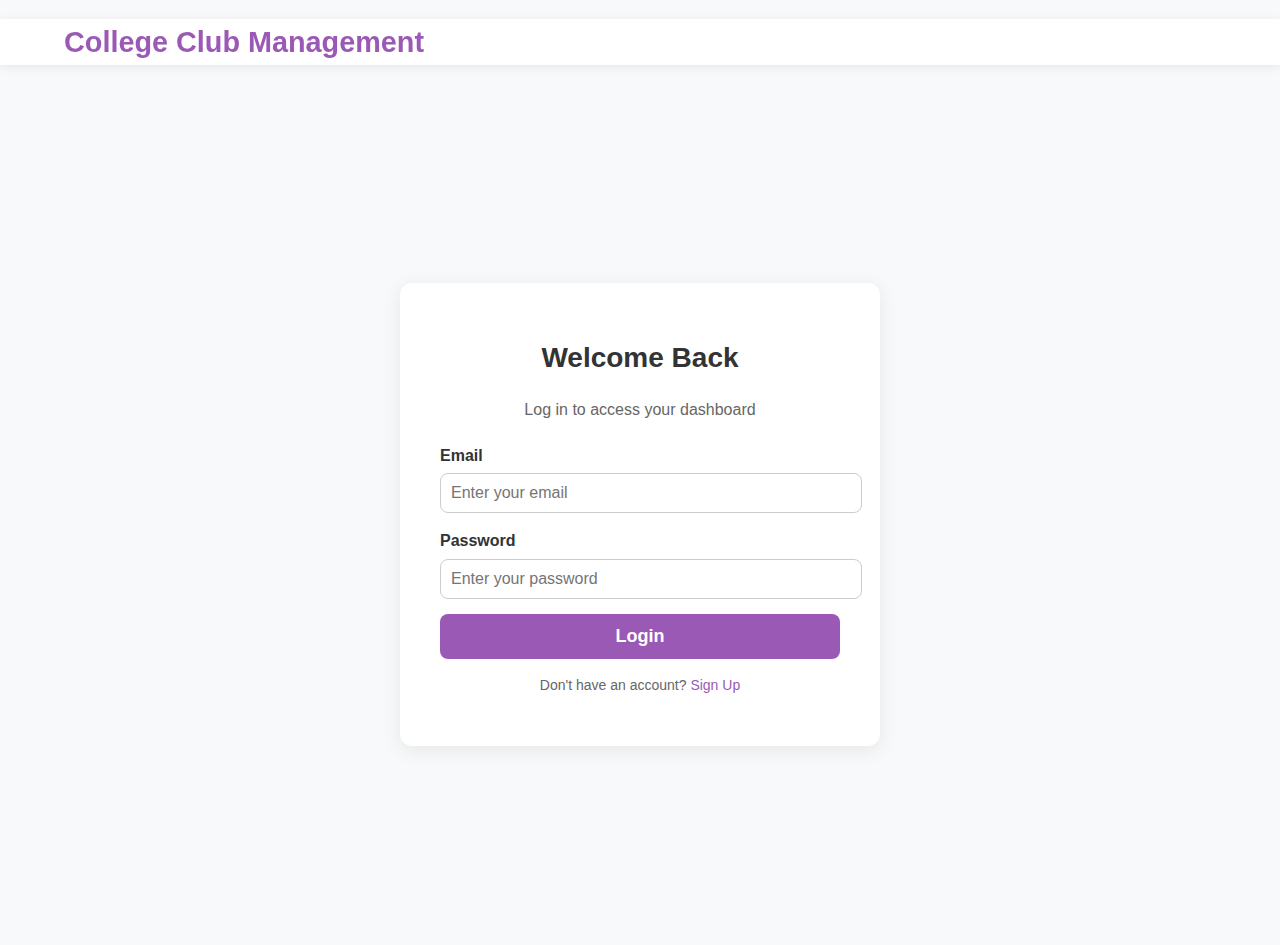
<file: auth.html>
<!DOCTYPE html>
<html lang="en">
<head>
  <meta charset="UTF-8">
  <meta name="viewport" content="width=device-width, initial-scale=1.0">
  <title>Login | College Club Management</title>
  <link rel="stylesheet" href="common.css">
  <link rel="stylesheet" href="auth.css">
</head>
<body>
  <header>
    <div class="container">
      <h1 class="logo">College Club Management</h1>
    </div>
  </header>

  <main class="login-container">
    <div class="login-card">
      <h2>Welcome Back</h2>
      <p>Log in to access your dashboard</p>

      <!-- Updated form -->
      <form id="loginForm">
        <div class="input-group">
          <label for="email">Email</label>
          <input type="email" id="email" name="email" placeholder="Enter your email" required>
        </div>

        <div class="input-group">
          <label for="password">Password</label>
          <input type="password" id="password" name="password" placeholder="Enter your password" required>
        </div>

        <button type="submit" class="btn">Login</button>

        <p class="signup-text">
          Don't have an account? <a href="register.html">Sign Up</a>
        </p>
      </form>
    </div>
  </main>

  <script src="auth.js"></script>
</body>


</html>
</file>
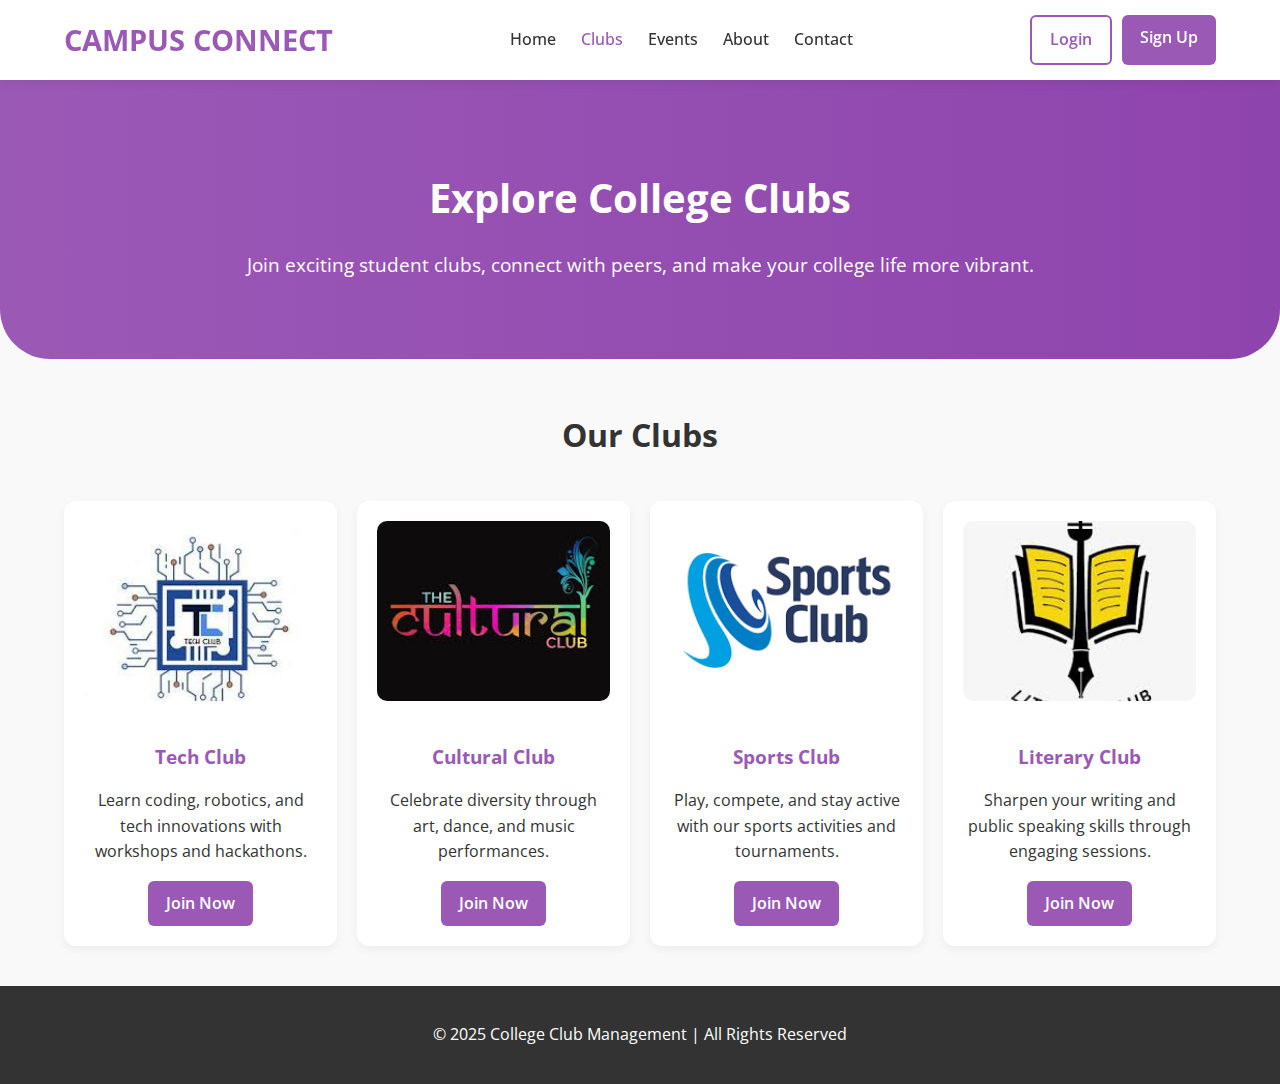
<file: clubs.html>
<!DOCTYPE html>
<html lang="en">
<head>
  <meta charset="UTF-8" />
  <meta name="viewport" content="width=device-width, initial-scale=1.0"/>
  <title>CAMPUS CONNECT</title>
  <link rel="stylesheet" href="common.css">
  <link rel="stylesheet" href="clubs.css">
  <link href="https://fonts.googleapis.com/css2?family=Poppins:wght@400;600;700&family=Open+Sans&display=swap" rel="stylesheet">
</head>
<body>

  <!-- HEADER -->
  <header>
    <div class="container navbar">
      <div class="logo">CAMPUS CONNECT</div>

      <nav class="nav-menu">
        <a href="index.html">Home</a>
        <a href="clubs.html" class="active">Clubs</a>
        <a href="events.html">Events</a>
        <a href="about.html">About</a>
        <a href="contact.html">Contact</a>
      </nav>

      <div class="auth-buttons">
        <a href="auth.html" class="btn btn-outline">Login</a>
        <a href="auth.html" class="btn btn-primary">Sign Up</a>
      </div>

      <button class="mobile-menu-btn">☰</button>
    </div>
  </header>

  <!-- HERO -->
  <section class="hero">
    <div class="container hero-content">
      <h1>Explore College Clubs</h1>
      <p>Join exciting student clubs, connect with peers, and make your college life more vibrant.</p>
    </div>
  </section>

  <!-- CLUB LIST -->
  <section class="clubs-section container">
    <h2 class="section-title">Our Clubs</h2>
    <div class="clubs-grid">
      
      <div class="club-card">
        <img src="[data-uri]" alt="Tech Club">
        <h3>Tech Club</h3>
        <p>Learn coding, robotics, and tech innovations with workshops and hackathons.</p>
        <a href="join.html" class="btn btn-primary">Join Now</a>
      </div>

      <div class="club-card">
        <img src="[data-uri]" alt="Cultural Club">
        <h3>Cultural Club</h3>
        <p>Celebrate diversity through art, dance, and music performances.</p>
        <a href="join.html" class="btn btn-primary">Join Now</a>
      </div>

      <div class="club-card">
        <img src="[data-uri]" alt="Sports Club">
        <h3>Sports Club</h3>
        <p>Play, compete, and stay active with our sports activities and tournaments.</p>
        <a href="join.html" class="btn btn-primary">Join Now</a>
      </div>

      <div class="club-card">
        <img src="[data-uri]" alt="Literary Club">
        <h3>Literary Club</h3>
        <p>Sharpen your writing and public speaking skills through engaging sessions.</p>
        <a href="join.html" class="btn btn-primary">Join Now</a>
      </div>

        

    </div>
  </section>

  <!-- FOOTER -->
  <footer>
    <div class="container footer-content">
      <p>&copy; 2025 College Club Management | All Rights Reserved</p>
    </div>
  </footer>

<script src="clubs.js"></script>
</body>
<script>
fetch("http://localhost:3000/clubs")
  .then(res => res.json())
  .then(data => {
    const div = document.getElementById("clubs");
    data.forEach(c => {
      div.innerHTML += `<h3>${c.name}</h3><p>${c.description}</p>`;
    });
  });
</script>
<script>
const clubId = 1; // or get from URL
fetch(`http://localhost:3000/clubs/${clubId}`)
  .then(res => res.json())
  .then(club => {
    document.body.innerHTML = `<h2>${club.name}</h2><p>${club.description}</p>`;
  });
</script>

</html>
</file>
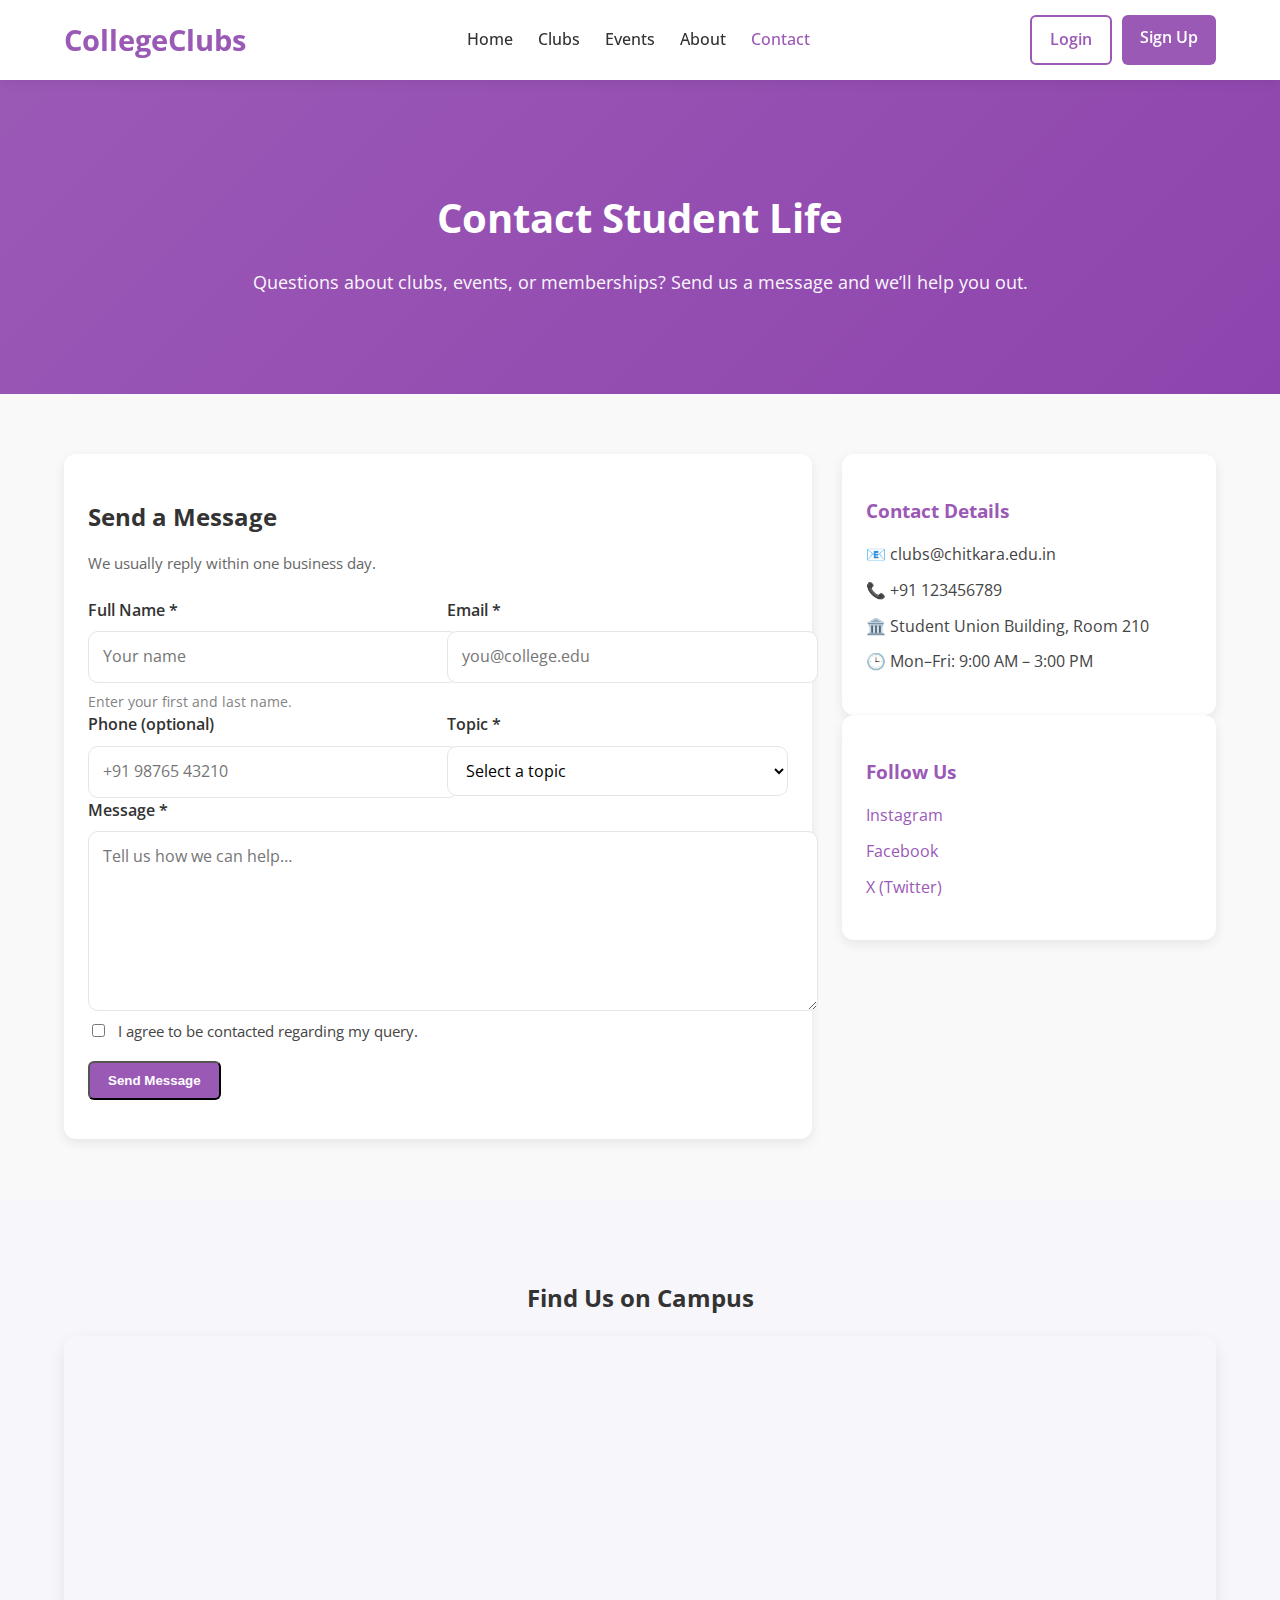
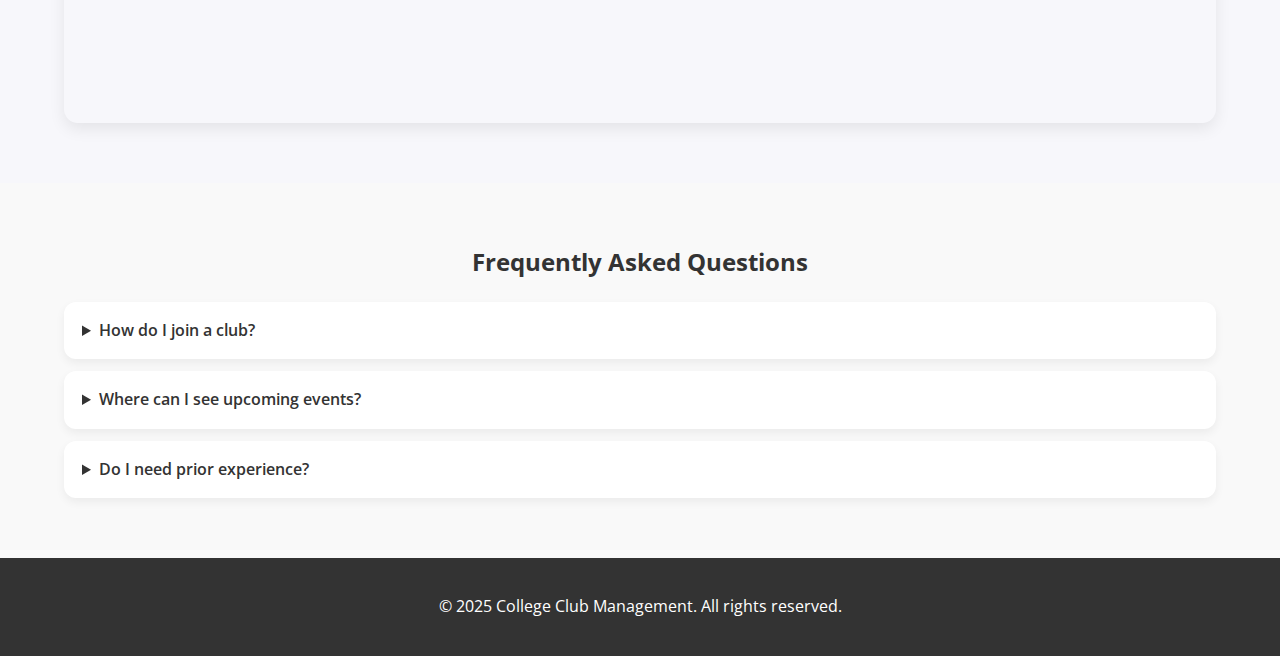
<file: contact.html>
<!DOCTYPE html>
<html lang="en">
<head>
  <meta charset="UTF-8" />
  <meta name="viewport" content="width=device-width, initial-scale=1.0"/>
  <title>Contact Us - College Club Management</title>
  <link rel="stylesheet" href="common.css" />
  <link rel="stylesheet" href="contact.css" />
  <link href="https://fonts.googleapis.com/css2?family=Poppins:wght@400;600;700&family=Open+Sans&display=swap" rel="stylesheet">
</head>
<body>

  <!-- HEADER -->
  <header>
    <div class="container navbar">
      <div class="logo">CollegeClubs</div>

      <nav class="nav-menu">
        <a href="index.html">Home</a>
        <a href="clubs.html">Clubs</a>
        <a href="events.html">Events</a>
        <a href="about.html">About</a>
        <a href="contact.html" class="active">Contact</a>
      </nav>

      <div class="auth-buttons">
        <a href="auth.html" class="btn btn-outline">Login</a>
        <a href="auth.html" class="btn btn-primary">Sign Up</a>
      </div>

      <button class="mobile-menu-btn" aria-label="Toggle navigation">☰</button>
    </div>
  </header>

  <!-- HERO -->
  <section class="contact-hero">
    <div class="container hero-content">
      <h1>Contact Student Life</h1>
      <p>Questions about clubs, events, or memberships? Send us a message and we’ll help you out.</p>
    </div>
  </section>

  <!-- CONTACT CONTENT -->
  <section class="container contact-wrap">
    <!-- FORM -->
    <div class="contact-card">
      <h2>Send a Message</h2>
      <p class="muted">We usually reply within one business day.</p>

      <form class="contact-form" action="#" method="post" novalidate>
        <div class="grid-2">
          <div class="form-field">
            <label for="name">Full Name <span aria-hidden="true">*</span></label>
            <input type="text" id="name" name="name" placeholder="Your name" required />
            <small class="hint">Enter your first and last name.</small>
          </div>

          <div class="form-field">
            <label for="email">Email <span aria-hidden="true">*</span></label>
            <input type="email" id="email" name="email" placeholder="you@college.edu" required />
          </div>
        </div>

        <div class="grid-2">
          <div class="form-field">
            <label for="phone">Phone (optional)</label>
            <input type="tel" id="phone" name="phone" placeholder="+91 98765 43210" />
          </div>

          <div class="form-field">
            <label for="topic">Topic <span aria-hidden="true">*</span></label>
            <select id="topic" name="topic" required>
              <option value="" disabled selected>Select a topic</option>
              <option value="membership">Club Membership</option>
              <option value="event">Event Registration</option>
              <option value="support">Technical Support</option>
              <option value="other">Other</option>
            </select>
          </div>
        </div>

        <div class="form-field">
          <label for="message">Message <span aria-hidden="true">*</span></label>
          <textarea id="message" name="message" rows="6" placeholder="Tell us how we can help…" required></textarea>
        </div>

        <label class="checkbox">
          <input type="checkbox" name="consent" required />
          <span>I agree to be contacted regarding my query.</span>
        </label>

        <button type="submit" class="btn btn-primary">Send Message</button>

        <p class="form-note" role="status" aria-live="polite"></p>
      </form>
    </div>

    <!-- SIDEBAR INFO -->
    <aside class="contact-side">
      <div class="info-card">
        <h3>Contact Details</h3>
        <ul class="info-list">
          <li>📧 clubs@chitkara.edu.in</li>
          <li>📞 +91 123456789</li>
          <li>🏛️ Student Union Building, Room 210</li>
          <li>🕒 Mon–Fri: 9:00 AM – 3:00 PM</li>
        </ul>
      </div>

      <div class="info-card">
        <h3>Follow Us</h3>
        <ul class="info-list social">
          <li><a href="#">Instagram</a></li>
          <li><a href="#">Facebook</a></li>
          <li><a href="#">X (Twitter)</a></li>
        </ul>
      </div>
    </aside>
  </section>

  <!-- MAP -->
  <section class="map-section">
    <div class="container">
      <h2>Find Us on Campus</h2>
      <div class="map-embed" role="region" aria-label="Campus location map">
        <iframe
          title="Chitkara University Map"
          src="https://maps.google.com/maps?q=Chitkara%20University&t=&z=13&ie=UTF8&iwloc=&output=embed"
          loading="lazy"
          referrerpolicy="no-referrer-when-downgrade"
        ></iframe>
      </div>
    </div>
  </section>

  <!-- FAQ -->
  <section class="container faq">
    <h2>Frequently Asked Questions</h2>
    <details>
      <summary>How do I join a club?</summary>
      <p>Open the Clubs page, pick a club, and click “Join Now.” You’ll get a confirmation email.</p>
    </details>
    <details>
      <summary>Where can I see upcoming events?</summary>
      <p>Check the Events page for all upcoming activities with registration links.</p>
    </details>
    <details>
      <summary>Do I need prior experience?</summary>
      <p>No. Most clubs welcome beginners and provide mentorship.</p>
    </details>
  </section>

  <!-- FOOTER -->
  <footer>
    <div class="container footer-content">
      <p>&copy; 2025 College Club Management. All rights reserved.</p>
    </div>
  </footer>

  <script src="contact.js"></script>
</body>
</html>
</file>
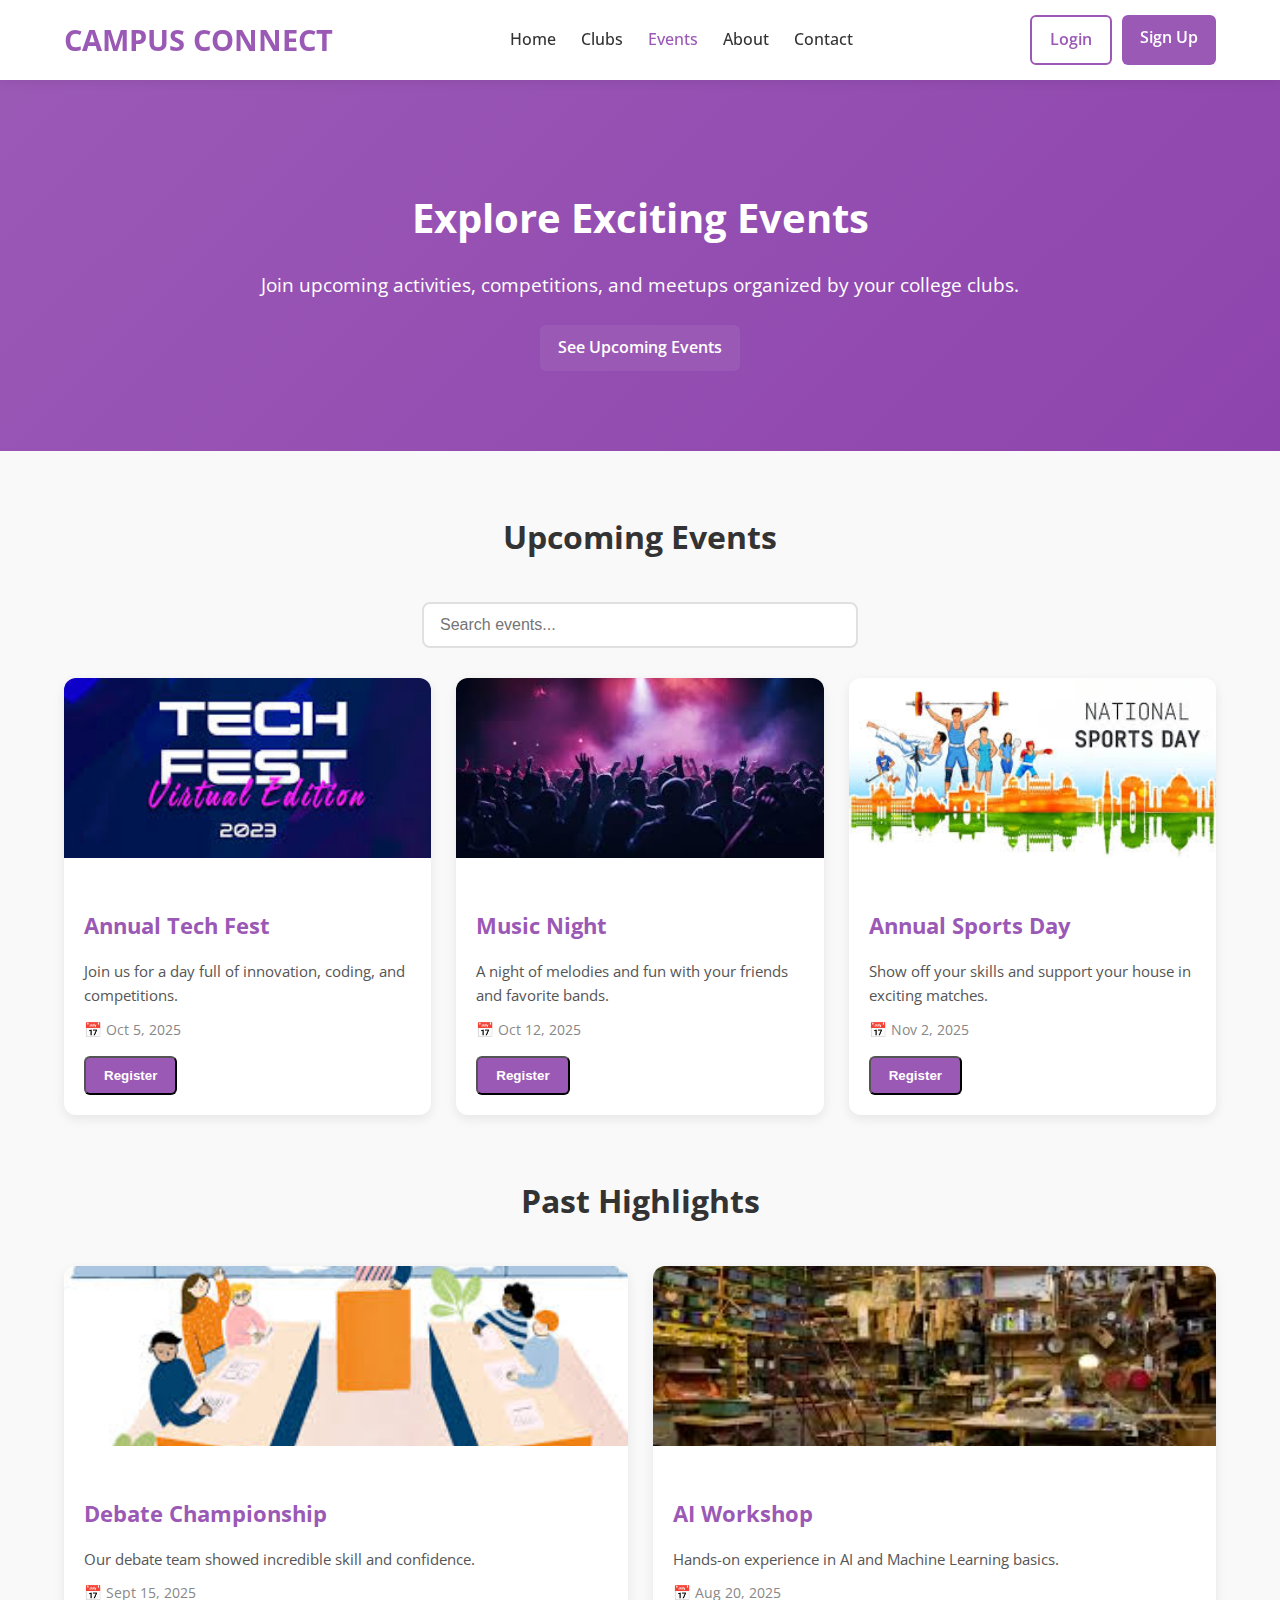
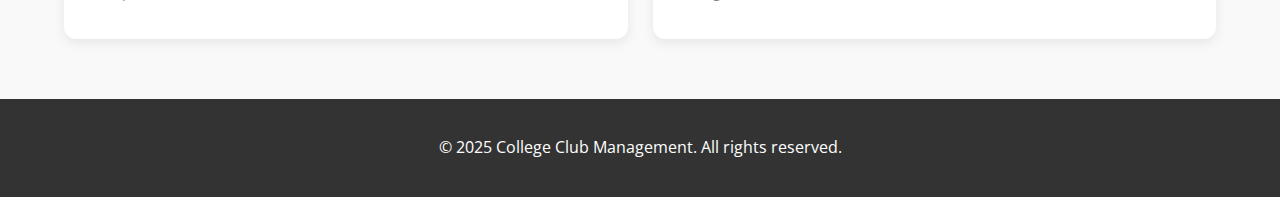
<file: events.html>
<!DOCTYPE html>
<html lang="en">
<head>
  <meta charset="UTF-8" />
  <meta name="viewport" content="width=device-width, initial-scale=1.0" />
  <title>CAMPUS CONNECT</title>
  <link rel="stylesheet" href="common.css">
  <link rel="stylesheet" href="events.css">
  <link href="https://fonts.googleapis.com/css2?family=Poppins:wght@400;600;700&family=Open+Sans&display=swap" rel="stylesheet">
</head>
<body>

  <!-- HEADER -->
  <header>
    <div class="container navbar">
      <div class="logo">CAMPUS CONNECT</div>

      <nav class="nav-menu">
        <a href="index.html">Home</a>
        <a href="clubs.html">Clubs</a>
        <a href="events.html" class="active">Events</a>
        <a href="about.html">About</a>
        <a href="contact.html">Contact</a>
      </nav>

      <div class="auth-buttons">
        <a href="auth.html" class="btn btn-outline">Login</a>
        <a href="auth.html" class="btn btn-primary">Sign Up</a>
      </div>

      <button class="mobile-menu-btn">☰</button>
    </div>
  </header>

  <!-- HERO SECTION -->
  <section class="hero">
    <div class="container hero-content">
      <h1>Explore Exciting Events</h1>
      <p>Join upcoming activities, competitions, and meetups organized by your college clubs.</p>
      <a href="#upcoming-events" class="btn btn-primary">See Upcoming Events</a>
    </div>
  </section>

  <!-- UPCOMING EVENTS -->
  <section id="upcoming-events" class="events-section container">
    <h2>Upcoming Events</h2>
    <div class="events-grid">
      <div class="event-card">
        <img src="[data-uri]" alt="Tech Fest">
        <div class="event-info">
          <h3>Annual Tech Fest</h3>
          <p>Join us for a day full of innovation, coding, and competitions.</p>
          <span class="event-date">📅 Oct 5, 2025</span>
          <button class="btn btn-primary">Register</button>
        </div>
      </div>

      <div class="event-card">
        <img src="[data-uri]" alt="Music Night">
        <div class="event-info">
          <h3>Music Night</h3>
          <p>A night of melodies and fun with your friends and favorite bands.</p>
          <span class="event-date">📅 Oct 12, 2025</span>
          <button class="btn btn-primary">Register</button>
        </div>
      </div>

      <div class="event-card">
        <img src="[data-uri]" alt="Sports Day">
        <div class="event-info">
          <h3>Annual Sports Day</h3>
          <p>Show off your skills and support your house in exciting matches.</p>
          <span class="event-date">📅 Nov 2, 2025</span>
          <button class="btn btn-primary">Register</button>
        </div>
      </div>
    </div>
  </section>

  <!-- PAST EVENTS -->
  <section class="events-section container">
    <h2>Past Highlights</h2>
    <div class="events-grid">
      <div class="event-card">
        <img src="[data-uri]" alt="Debate Competition">
        <div class="event-info">
          <h3>Debate Championship</h3>
          <p>Our debate team showed incredible skill and confidence.</p>
          <span class="event-date">📅 Sept 15, 2025</span>
        </div>
      </div>

      <div class="event-card">
        <img src="[data-uri]" alt="Workshop">
        <div class="event-info">
          <h3>AI Workshop</h3>
          <p>Hands-on experience in AI and Machine Learning basics.</p>
          <span class="event-date">📅 Aug 20, 2025</span>
        </div>
      </div>
    </div>
  </section>

  <!-- FOOTER -->
  <footer>
    <div class="container footer-content">
      <p>&copy; 2025 College Club Management. All rights reserved.</p>
    </div>
  </footer>

<script src="events.js"></script>
</body>
<script>
fetch("http://localhost:3000/events")
  .then(res => res.json())
  .then(data => {
    const div = document.getElementById("events");
    data.forEach(e => {
      div.innerHTML += `<h4>${e.title}</h4><p>${e.date}</p>`;
    });
  });
</script>

</html>
</file>
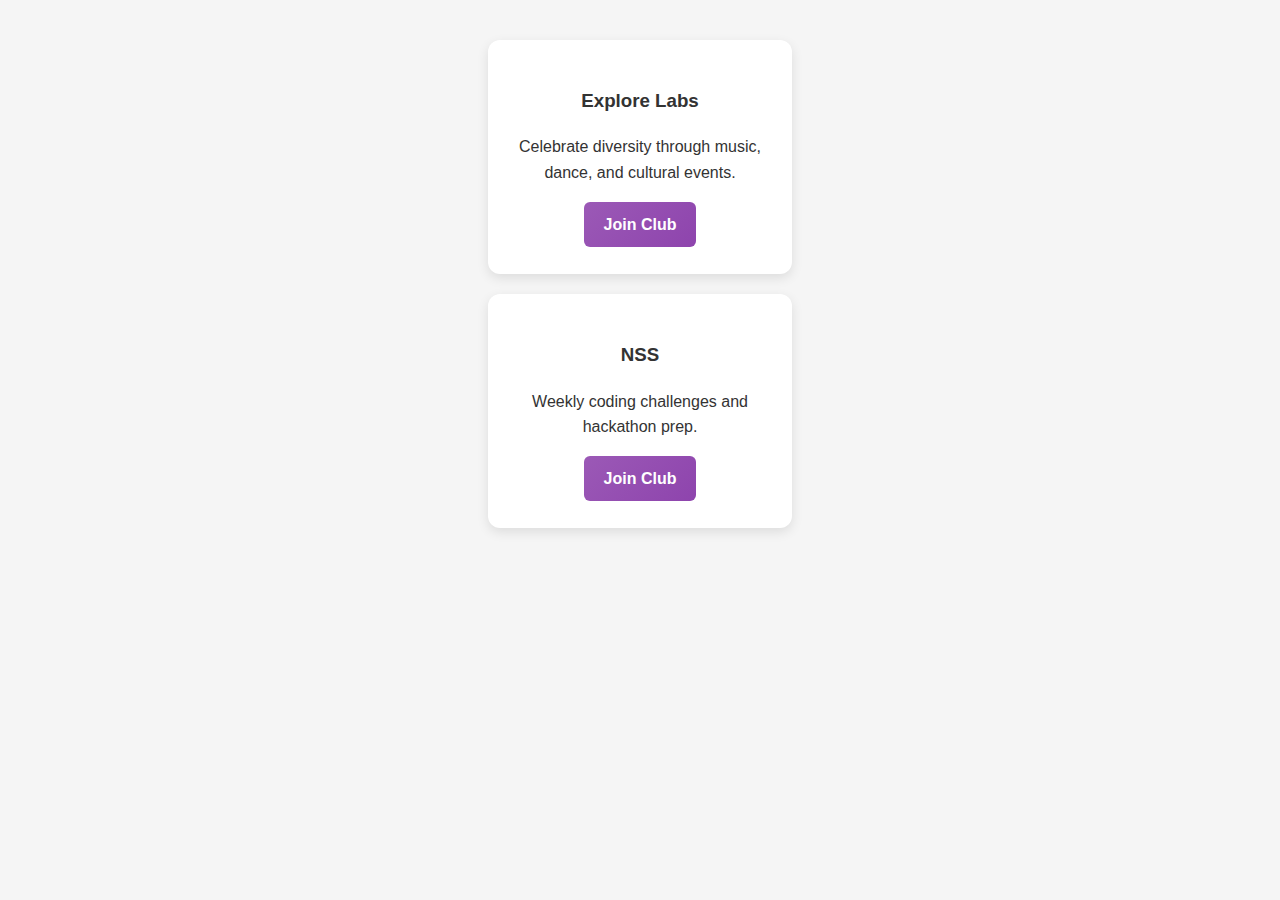
<file: join.html>
<!DOCTYPE html>
<html lang="en">
<head>
  <meta charset="UTF-8">
  <meta name="viewport" content="width=device-width, initial-scale=1.0">
  <title>Club Registration</title>
  <link rel="stylesheet" href="common.css">
  <link rel="stylesheet" href="join.css">
</head>
<body>

  <!-- Club Cards -->
  <div class="club-card">
    <h3>Explore Labs</h3>
    <p>Celebrate diversity through music, dance, and cultural events.</p>
    <a href="#register" class="btn">Join Club</a>
  </div>

  <div class="club-card">
    <h3>NSS</h3>
    <p>Weekly coding challenges and hackathon prep.</p>
    <a href="#register" class="btn">Join Club</a>
  </div>

  <!-- Registration Form Modal -->
  <div id="register" class="modal">
    <div class="modal-content">
      <a href="#" class="close-btn">&times;</a>
      <h2>Club Registration</h2>
      <form>
        <label for="name">Full Name</label>
        <input type="text" id="name" placeholder="Enter your full name" required>

        <label for="email">Email</label>
        <input type="email" id="email" placeholder="Enter your email" required>

        <label for="phone">Phone</label>
        <input type="tel" id="phone" placeholder="Enter your phone number" required>

        <label for="club">Club Name</label>
        <select id="club" required>
          <option value="">Select a club</option>
          <option value="Explore Labs">Explore Labs</option>
          <option value="NSS">NSS</option>
        </select>

        <button type="submit" class="submit-btn">Register</button>
      </form>
    </div>
  </div>

</body>
</html>
</file>
<file: common.css>
/* FONT IMPORT */
body {
  margin: 0;
  font-family: 'Open Sans', sans-serif;
  line-height: 1.6;
  background: #f9f9f9;
  color: #333;
}

.container {
  width: 90%;
  max-width: 1200px;
  margin: 0 auto;
}

/* HEADER */
header {
  background: white;
  box-shadow: 0 2px 10px rgba(0,0,0,0.08);
  position: sticky;
  top: 0;
  z-index: 1000;
}

.navbar {
  display: flex;
  justify-content: space-between;
  align-items: center;
  padding: 15px 20px;
}

.logo {
  font-size: 1.8rem;
  font-weight: 700;
  color: #9b59b6;
}

.nav-menu {
  display: flex;
  gap: 25px;
  align-items: center;
}

.nav-menu a {
  text-decoration: none;
  color: #333;
  font-weight: 500;
  transition: color 0.3s ease;
}

.nav-menu a:hover,
.nav-menu a.active {
  color: #9b59b6;
}

.auth-buttons {
  display: flex;
  gap: 10px;
}

/* Buttons */
.btn {
  display: inline-block;
  padding: 10px 18px;
  border-radius: 6px;
  text-decoration: none;
  transition: all 0.3s ease;
  font-weight: 600;
}

.btn-primary {
  background: #9b59b6;
  color: white;
}

.btn-primary:hover {
  background: #8e44ad;
}

.btn-outline {
  border: 2px solid #9b59b6;
  color: #9b59b6;
}

.btn-outline:hover {
  background: #9b59b6;
  color: white;
}

/* Mobile Menu */
.mobile-menu-btn {
  display: none;
  font-size: 1.5rem;
  background: none;
  border: none;
  cursor: pointer;
}

@media (max-width: 768px) {
  .nav-menu {
    display: none;
    flex-direction: column;
    background: white;
    position: absolute;
    top: 70px;
    right: 20px;
    width: 200px;
    padding: 15px;
    border-radius: 8px;
    box-shadow: 0 4px 10px rgba(0,0,0,0.1);
  }

  .nav-menu.active {
    display: flex;
  }

  .auth-buttons {
    display: none;
  }

  .mobile-menu-btn {
    display: block;
  }
}

/* Footer */
footer {
  background: #333;
  color: white;
  padding: 20px 0;
  margin-top: 40px;
  text-align: center;
}
</file>
<file: auth.css>
/* Login Page Specific Styles */

body {
  background: #f8f9fa; /* Light background */
  font-family: Arial, sans-serif;
  margin: 0;
  padding: 0;
}

.login-container {
  display: flex;
  justify-content: center;
  align-items: center;
  height: calc(100vh - 80px); /* full height minus header */
  padding: 20px;
}

.login-card {
  background: #fff;
  padding: 30px 40px;
  border-radius: 12px;
  box-shadow: 0 4px 20px rgba(0, 0, 0, 0.08);
  max-width: 400px;
  width: 100%;
  text-align: center;
}

.login-card h2 {
  margin-bottom: 10px;
  font-size: 28px;
  color: #333;
}

.login-card p {
  margin-bottom: 20px;
  color: #666;
}

.input-group {
  text-align: left;
  margin-bottom: 15px;
}

.input-group label {
  display: block;
  font-weight: bold;
  margin-bottom: 5px;
  color: #333;
}

.input-group input {
  width: 100%;
  padding: 10px;
  border: 1px solid #ccc;
  border-radius: 8px;
  font-size: 16px;
}

.input-group input:focus {
  border-color: #9b59b6;
  outline: none;
  box-shadow: 0 0 5px rgba(155, 89, 182, 0.3);
}

.btn {
  background: #9b59b6;
  color: #fff;
  border: none;
  padding: 12px;
  width: 100%;
  font-size: 18px;
  border-radius: 8px;
  cursor: pointer;
  transition: 0.3s ease;
}

.btn:hover {
  background: #884ea0;
}

.signup-text {
  margin-top: 15px;
  font-size: 14px;
}

.signup-text a {
  color: #9b59b6;
  text-decoration: none;
}

.signup-text a:hover {
  text-decoration: underline;
}
</file>
<file: clubs.css>
/* HERO SECTION */
.hero {
  background: linear-gradient(to right, #9b59b6, #8e44ad);
  color: white;
  text-align: center;
  padding: 60px 20px;
  border-radius: 0 0 50px 50px;
}

.hero-content h1 {
  font-size: 2.5rem;
  margin-bottom: 10px;
}

.hero-content p {
  font-size: 1.2rem;
}

/* CLUBS GRID */
.clubs-section {
  margin-top: 50px;
  text-align: center;
}

.section-title {
  font-size: 2rem;
  font-weight: 700;
  margin-bottom: 40px;
  color: #333;
}

.clubs-grid {
  display: grid;
  grid-template-columns: repeat(auto-fit, minmax(250px, 1fr));
  gap: 20px;
}

.club-card {
  background: white;
  border-radius: 12px;
  padding: 20px;
  box-shadow: 0 4px 10px rgba(0,0,0,0.05);
  text-align: center;
  transition: transform 0.3s ease;
}

.club-card img {
  width: 100%;
  height: 180px;
  object-fit: cover;
  border-radius: 10px;
  margin-bottom: 15px;
}

.club-card:hover {
  transform: translateY(-5px);
}

.club-card h3 {
  margin-bottom: 10px;
  color: #9b59b6;
}
</file>
<file: contact.css>
/* HERO */
.contact-hero {
  background: linear-gradient(135deg, #9b59b6, #8e44ad);
  color: #fff;
  text-align: center;
  padding: 80px 20px;
}
.contact-hero .hero-content h1 {
  font-size: 2.5rem;
  margin-bottom: 10px;
}
.contact-hero .hero-content p {
  font-size: 1.1rem;
  opacity: 0.95;
}

/* LAYOUT */
.contact-wrap {
  display: grid;
  grid-template-columns: 2fr 1fr;
  gap: 30px;
  margin: 60px auto;
}

.contact-card,
.info-card {
  background: #fff;
  border-radius: 12px;
  box-shadow: 0 4px 12px rgba(0,0,0,0.08);
  padding: 24px;
}

/* FORM */
.contact-card h2 {
  margin-bottom: 6px;
}
.muted {
  color: #666;
  margin-bottom: 22px;
  font-size: 0.95rem;
}

.grid-2 {
  display: grid;
  grid-template-columns: 1fr 1fr;
  gap: 18px;
}

.form-field {
  display: flex;
  flex-direction: column;
  gap: 8px;
}

.form-field label {
  font-weight: 600;
  color: #333;
}

.form-field input,
.form-field select,
.form-field textarea {
  width: 100%;
  padding: 12px 14px;
  border: 1.5px solid #e5e5e9;
  border-radius: 10px;
  background: #fff;
  font: inherit;
  transition: border-color 0.2s ease, box-shadow 0.2s ease;
}

.form-field input:focus,
.form-field select:focus,
.form-field textarea:focus {
  outline: none;
  border-color: #9b59b6;
  box-shadow: 0 0 0 4px rgba(155, 89, 182, 0.12);
}

.hint {
  color: #838383;
  font-size: 0.85rem;
}

.checkbox {
  display: flex;
  align-items: center;
  gap: 10px;
  margin: 8px 0 18px;
  font-size: 0.95rem;
  color: #444;
}

.form-note {
  margin-top: 10px;
  font-size: 0.95rem;
}
.form-note.ok { color: #1ea971; }
.form-note.err { color: #d24a4a; }

/* SIDEBAR */
.info-card h3 {
  margin-bottom: 10px;
  color: #9b59b6;
}
.info-list {
  list-style: none;
  padding: 0;
  display: grid;
  gap: 10px;
  color: #444;
}
.info-list.social a {
  color: #9b59b6;
  text-decoration: none;
}
.info-list.social a:hover {
  text-decoration: underline;
}

/* MAP */
.map-section {
  background: #f7f7fb;
  padding: 60px 0;
}
.map-section h2 {
  text-align: center;
  margin-bottom: 18px;
}
.map-embed {
  border-radius: 14px;
  overflow: hidden;
  box-shadow: 0 6px 16px rgba(0,0,0,0.08);
}
.map-embed iframe {
  width: 100%;
  height: 380px;
  border: 0;
}

/* FAQ */
.faq {
  margin: 60px auto;
}
.faq h2 {
  text-align: center;
  margin-bottom: 20px;
}
.faq details {
  background: #fff;
  border-radius: 12px;
  padding: 16px 18px;
  margin-bottom: 12px;
  box-shadow: 0 4px 10px rgba(0,0,0,0.06);
}
.faq summary {
  cursor: pointer;
  font-weight: 600;
  color: #333;
}
.faq p {
  margin-top: 10px;
  color: #555;
}

/* RESPONSIVE */
@media (max-width: 992px) {
  .contact-wrap {
    grid-template-columns: 1fr;
  }
}
@media (max-width: 768px) {
  .contact-hero .hero-content h1 { font-size: 2rem; }
  .grid-2 { grid-template-columns: 1fr; }
}
</file>
<file: events.css>
/* HERO SECTION */
.hero {
  background: linear-gradient(135deg, #9b59b6, #8e44ad);
  color: white;
  text-align: center;
  padding: 80px 20px;
}

.hero-content h1 {
  font-size: 2.5rem;
  margin-bottom: 15px;
}

.hero-content p {
  font-size: 1.2rem;
  margin-bottom: 25px;
}

/* EVENTS SECTION */
.events-section {
  margin: 60px auto;
}

.events-section h2 {
  text-align: center;
  font-size: 2rem;
  margin-bottom: 40px;
  color: #333;
}

.events-grid {
  display: grid;
  grid-template-columns: repeat(auto-fit, minmax(280px, 1fr));
  gap: 25px;
}

.event-card {
  background: white;
  border-radius: 12px;
  overflow: hidden;
  box-shadow: 0 4px 12px rgba(0, 0, 0, 0.08);
  transition: transform 0.3s ease, box-shadow 0.3s ease;
}

.event-card:hover {
  transform: translateY(-5px);
  box-shadow: 0 6px 16px rgba(0, 0, 0, 0.12);
}

.event-card img {
  width: 100%;
  height: 180px;
  object-fit: cover;
}

.event-info {
  padding: 20px;
}

.event-info h3 {
  font-size: 1.4rem;
  color: #9b59b6;
  margin-bottom: 10px;
}

.event-info p {
  font-size: 0.95rem;
  color: #555;
  margin-bottom: 10px;
}

.event-date {
  display: block;
  font-size: 0.9rem;
  color: #888;
  margin-bottom: 15px;
}

/* Responsive Adjustments */
@media (max-width: 768px) {
  .hero-content h1 {
    font-size: 2rem;
  }
  .hero-content p {
    font-size: 1rem;
  }
}
</file>
<file: join.css>
/* Basic Styles */
body {
  font-family: Arial, sans-serif;
  background: #f5f5f5;
  margin: 0;
  padding: 20px;
  text-align: center;
}

.club-card {
  background: white;
  padding: 20px;
  border-radius: 12px;
  width: 250px;
  margin: 20px auto;
  box-shadow: 0 4px 12px rgba(0, 0, 0, 0.1);
}

.btn {
  background: #9b59b6;
  color: white;
  padding: 10px 16px;
  border: none;
  border-radius: 8px;
  text-decoration: none;
  font-size: 16px;
  display: inline-block;
  transition: background 0.3s ease;
}

.btn:hover {
  background: #8242a2;
}

/* Modal Styles */
.modal {
  display: none;
  position: fixed;
  z-index: 1000;
  top: 0;
  left: 0;
  width: 100%;
  height: 100%;
  background: rgba(0, 0, 0, 0.6);
  justify-content: center;
  align-items: center;
}

/* Show modal when targeted */
.modal:target {
  display: flex;
}

.modal-content {
  background: #fff;
  width: 400px;
  padding: 25px;
  border-radius: 16px;
  box-shadow: 0 6px 20px rgba(0, 0, 0, 0.15);
  text-align: left;
  animation: fadeIn 0.3s ease-in-out;
}

.modal-content h2 {
  text-align: center;
  margin-bottom: 20px;
  color: #9b59b6;
}

/* Close Button */
.close-btn {
  float: right;
  font-size: 24px;
  text-decoration: none;
  color: #333;
  font-weight: bold;
}

/* Form Elements */
.modal-content form {
  display: flex;
  flex-direction: column;
}

.modal-content label {
  margin: 8px 0 4px;
  font-weight: 500;
}

.modal-content input,
.modal-content select {
  padding: 10px;
  border: 1px solid #ddd;
  border-radius: 8px;
  margin-bottom: 12px;
  font-size: 14px;
}

.submit-btn {
  background: #9b59b6;
  color: white;
  border: none;
  padding: 12px;
  border-radius: 8px;
  font-size: 16px;
  cursor: pointer;
  transition: background 0.3s ease;
}

.submit-btn:hover {
  background: #8242a2;
}

@keyframes fadeIn {
  from { opacity: 0; transform: translateY(-20px); }
  to { opacity: 1; transform: translateY(0); }
}


/* join.css - Additional styles for JavaScript functionality */

/* Modal Styles */
.modal {
    display: none;
    position: fixed;
    top: 0;
    left: 0;
    width: 100%;
    height: 100%;
    background: rgba(0, 0, 0, 0.5);
    z-index: 1000;
    backdrop-filter: blur(5px);
}

.modal-content {
    position: relative;
    background: white;
    margin: 5% auto;
    padding: 30px;
    border-radius: 12px;
    max-width: 500px;
    width: 90%;
    box-shadow: 0 10px 30px rgba(0, 0, 0, 0.3);
    animation: modalSlideIn 0.3s ease;
}

@keyframes modalSlideIn {
    from {
        opacity: 0;
        transform: translateY(-50px) scale(0.9);
    }
    to {
        opacity: 1;
        transform: translateY(0) scale(1);
    }
}

.close-btn {
    position: absolute;
    top: 15px;
    right: 20px;
    font-size: 24px;
    text-decoration: none;
    color: #666;
    cursor: pointer;
    transition: color 0.3s ease;
}

.close-btn:hover {
    color: #333;
}

/* Form Styles */
.modal-content form {
    display: flex;
    flex-direction: column;
    gap: 20px;
}

.modal-content label {
    font-weight: 600;
    color: #333;
    margin-bottom: 5px;
}

.modal-content input,
.modal-content select {
    width: 100%;
    padding: 12px 14px;
    border: 1.5px solid #e5e5e9;
    border-radius: 8px;
    font: inherit;
    transition: all 0.3s ease;
}

.modal-content input:focus,
.modal-content select:focus {
    outline: none;
    border-color: #9b59b6;
    box-shadow: 0 0 0 4px rgba(155, 89, 182, 0.12);
}

.submit-btn {
    background: linear-gradient(135deg, #9b59b6, #8e44ad);
    color: white;
    border: none;
    padding: 12px 24px;
    border-radius: 8px;
    font-size: 1rem;
    font-weight: 600;
    cursor: pointer;
    transition: all 0.3s ease;
    margin-top: 10px;
}

.submit-btn:hover:not(:disabled) {
    transform: translateY(-2px);
    box-shadow: 0 4px 12px rgba(155, 89, 182, 0.3);
}

.submit-btn:disabled {
    opacity: 0.7;
    cursor: not-allowed;
    transform: none;
}

/* Club Card Styles */
.club-card {
    background: white;
    border-radius: 12px;
    padding: 25px;
    box-shadow: 0 4px 12px rgba(0, 0, 0, 0.1);
    transition: all 0.3s ease;
    border: 2px solid transparent;
}

.club-card:hover {
    border-color: #9b59b6;
    box-shadow: 0 6px 20px rgba(155, 89, 182, 0.15);
}

.club-card .btn {
    display: inline-block;
    background: linear-gradient(135deg, #9b59b6, #8e44ad);
    color: white;
    padding: 10px 20px;
    border-radius: 6px;
    text-decoration: none;
    font-weight: 600;
    transition: all 0.3s ease;
    border: none;
    cursor: pointer;
}

.club-card .btn:hover:not(.joined) {
    transform: translateY(-2px);
    box-shadow: 0 4px 12px rgba(155, 89, 182, 0.3);
}

.club-card .btn.joined {
    background: #27ae60;
    cursor: not-allowed;
}

/* Error States */
.modal-content input:invalid,
.modal-content select:invalid {
    border-color: #d24a4a;
}

.modal-content input:valid,
.modal-content select:valid {
    border-color: #1ea971;
}

.field-error {
    color: #d24a4a;
    font-size: 0.85rem;
    margin-top: 5px;
    display: block;
}

/* Loading States */
.loading-spinner {
    display: inline-block;
    width: 16px;
    height: 16px;
    border: 2px solid #ffffff;
    border-radius: 50%;
    border-top-color: transparent;
    animation: spin 1s ease-in-out infinite;
    margin-right: 8px;
}

@keyframes spin {
    to { transform: rotate(360deg); }
}

/* Responsive Design */
@media (max-width: 768px) {
    .modal-content {
        margin: 10% auto;
        padding: 20px;
        width: 95%;
    }
    
    .club-card {
        padding: 20px;
    }
}

/* Accessibility */
@media (prefers-reduced-motion: reduce) {
    .modal-content,
    .club-card,
    .btn {
        transition: none;
        animation: none;
    }
}

/* Print Styles */
@media print {
    .modal,
    .btn {
        display: none !important;
    }
}
</file>
